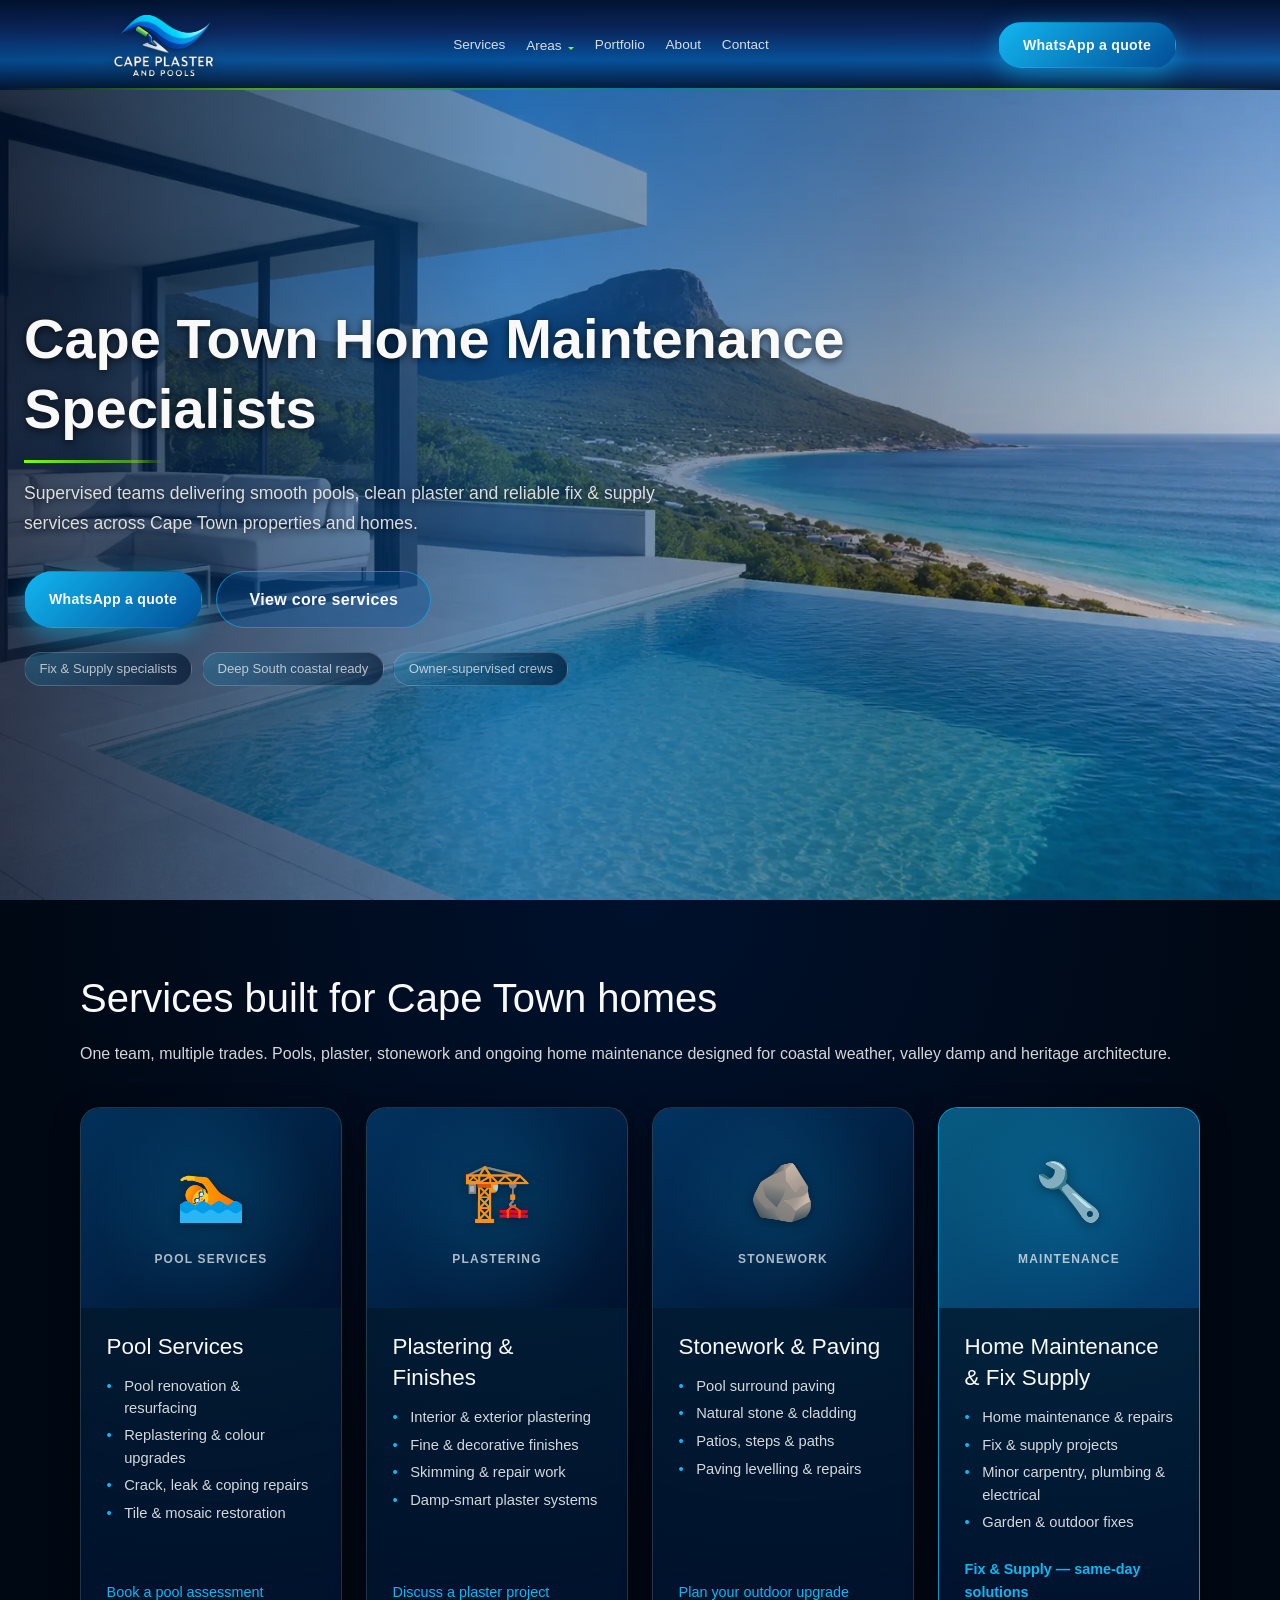
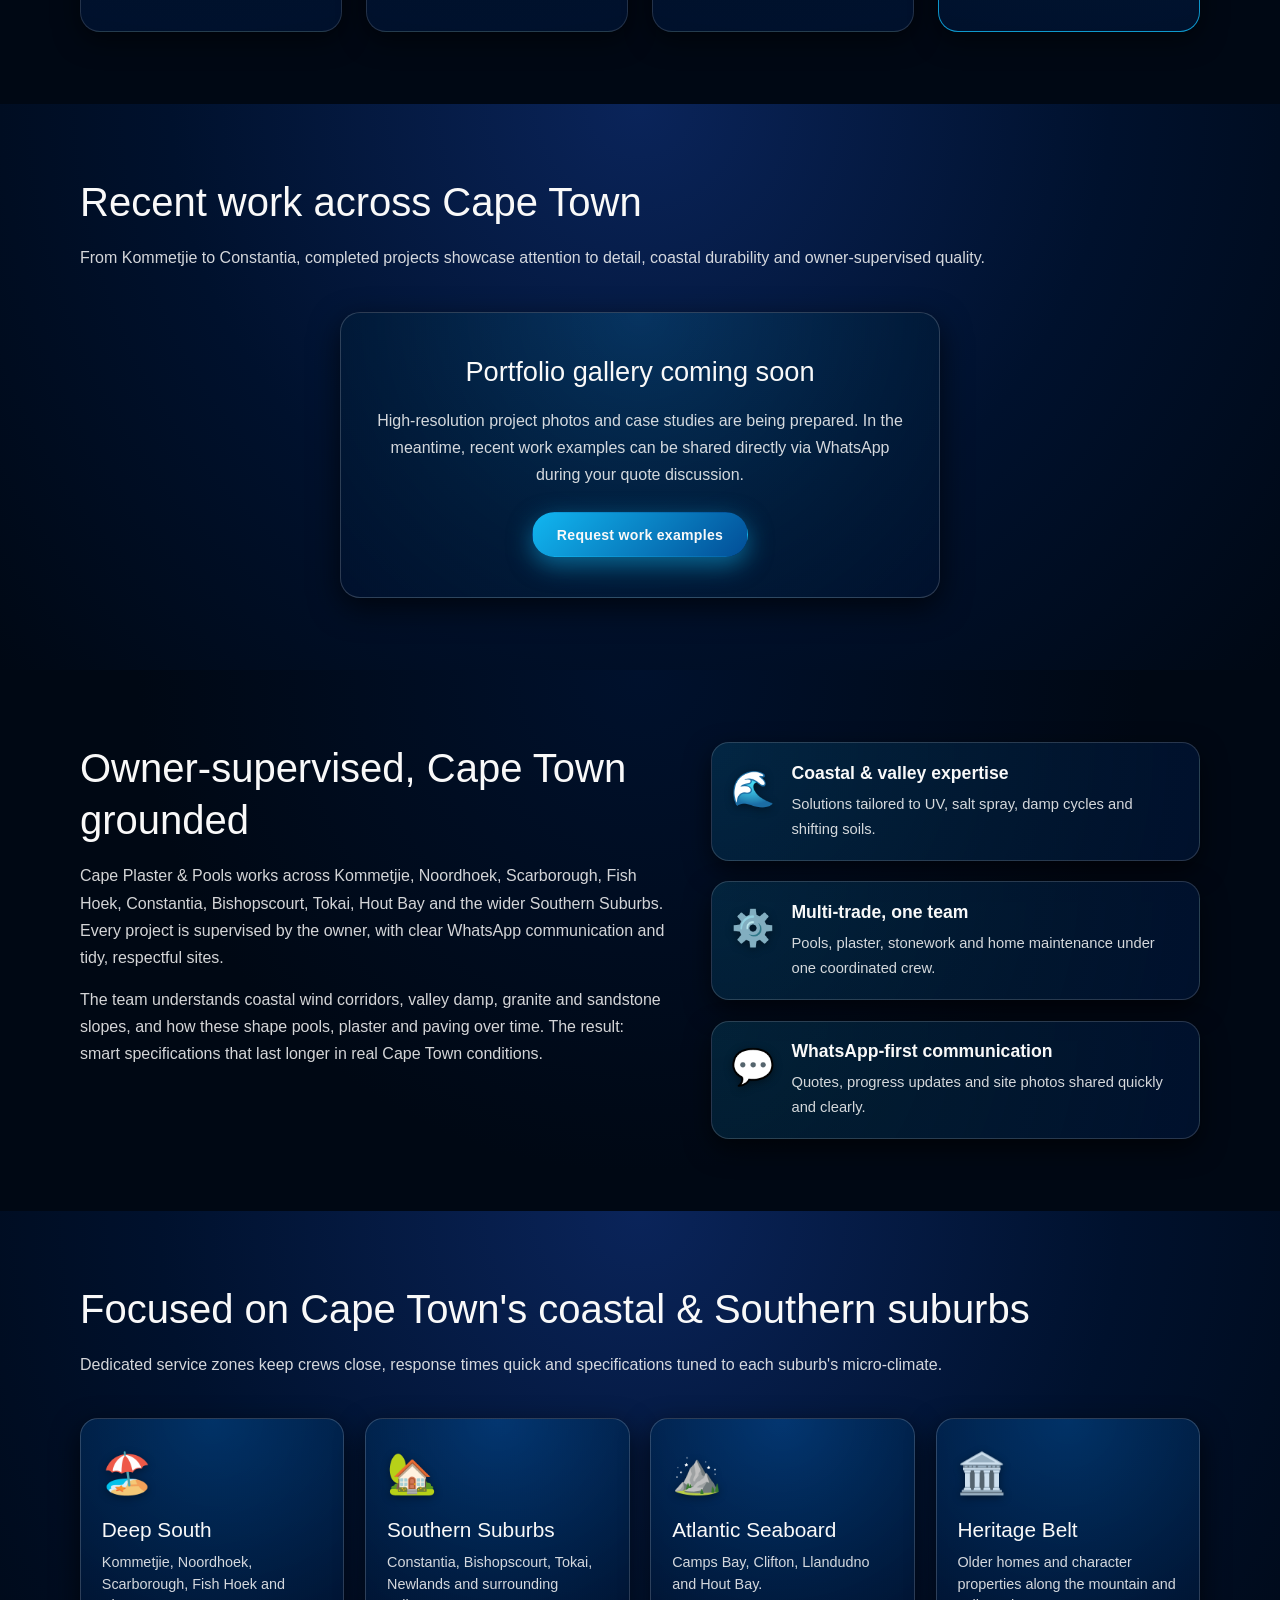
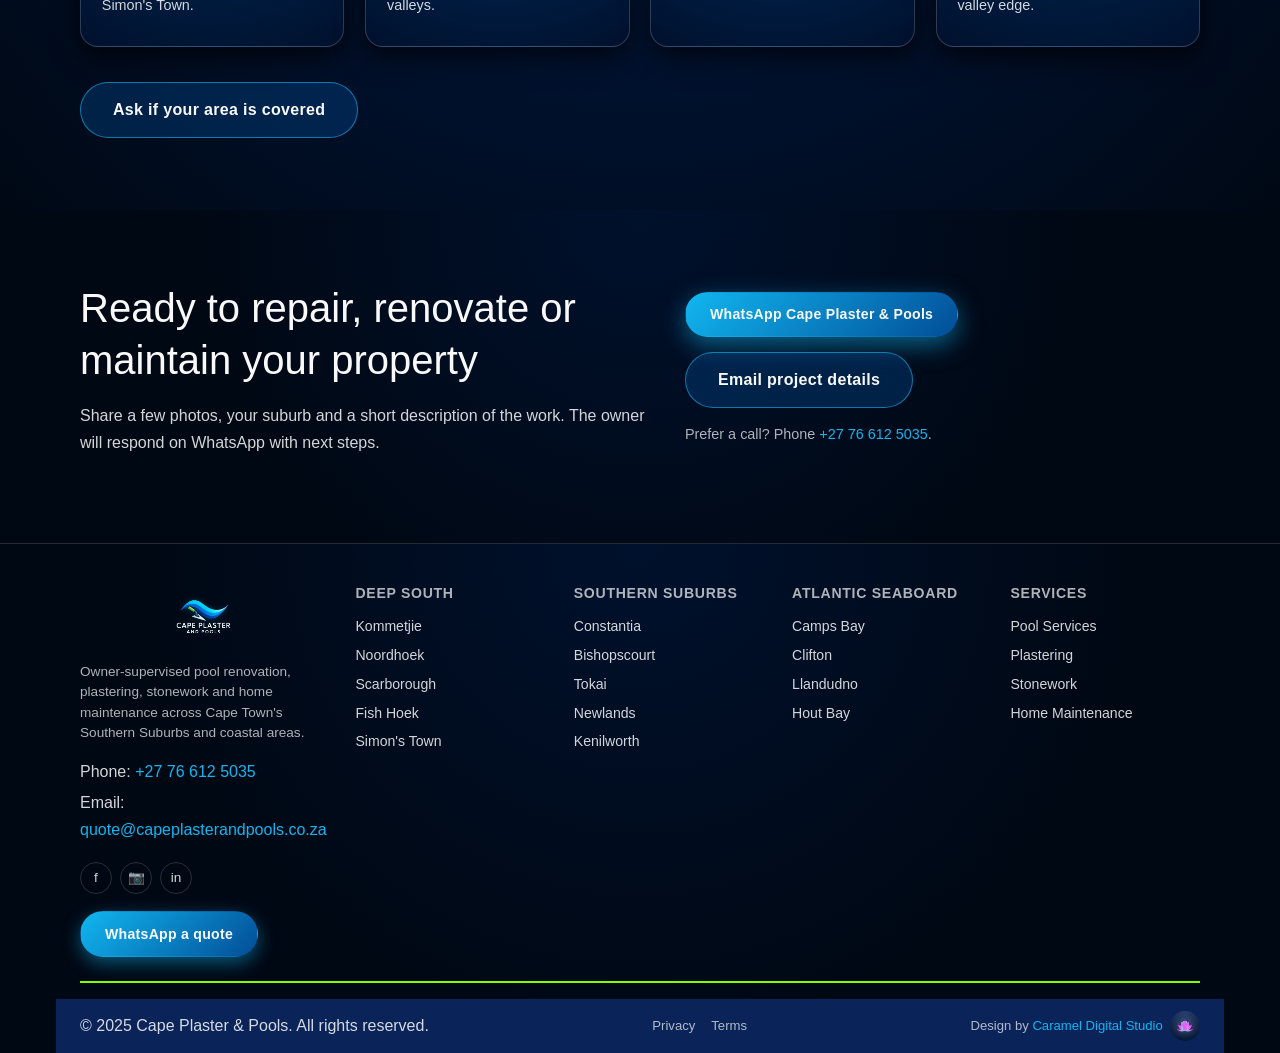
<file: index.html>
<!-- index.html -->
<!--
 * POLICY-GATED FILE
 * Validated against policy and docs before generation.
 * Do not modify outside approved batch tasks.
 * Source: POLICY-GATED-CPP-HANDOFF.md
 * Date: 9 January 2026
 * UPDATE: Complete SEO meta tags added (Jan 11, 2026)
-->
<!DOCTYPE html>
<html lang="en">
<head>
    <meta charset="UTF-8" />
    <meta name="viewport" content="width=device-width, initial-scale=1" />
    
    <!-- Primary Meta Tags -->
    <title>Cape Plaster & Pools | Pool Renovation, Plastering & Home Maintenance Cape Town</title>
    <meta name="title" content="Cape Plaster & Pools | Pool Renovation, Plastering & Home Maintenance Cape Town" />
    <meta name="description" content="Owner-supervised pool renovation, plastering, stonework and home maintenance across Cape Town's Southern Suburbs, Deep South, Atlantic Seaboard and Heritage Belt. WhatsApp for a quote." />
    <meta name="keywords" content="pool renovation Cape Town, pool plastering, home maintenance Cape Town, stonework, waterproofing, Kommetjie, Noordhoek, Constantia, Fish Hoek, Southern Suburbs" />
    <meta name="author" content="Cape Plaster & Pools" />
    <meta name="robots" content="index, follow" />
    
    <!-- Canonical URL -->
    <link rel="canonical" href="https://www.capeplasterandpools.co.za/" />
    
    <!-- Open Graph / Facebook / WhatsApp -->
    <meta property="og:type" content="website" />
    <meta property="og:url" content="https://www.capeplasterandpools.co.za/" />
    <meta property="og:site_name" content="Cape Plaster & Pools" />
    <meta property="og:title" content="Cape Plaster & Pools | Pool Renovation & Home Maintenance Cape Town" />
    <meta property="og:description" content="Owner-supervised pool renovation, plastering, stonework and home maintenance across Cape Town. Expert teams serving Southern Suburbs, Deep South & Atlantic Seaboard." />
    <meta property="og:image" content="https://www.capeplasterandpools.co.za/assets/hero.webp" />
    <meta property="og:image:width" content="1200" />
    <meta property="og:image:height" content="630" />
    <meta property="og:image:alt" content="Cape Plaster & Pools - Pool renovation and home maintenance specialists in Cape Town" />
    <meta property="og:locale" content="en_ZA" />
    
    <!-- Twitter Card -->
    <meta name="twitter:card" content="summary_large_image" />
    <meta name="twitter:url" content="https://www.capeplasterandpools.co.za/" />
    <meta name="twitter:title" content="Cape Plaster & Pools | Pool Renovation & Home Maintenance Cape Town" />
    <meta name="twitter:description" content="Owner-supervised pool renovation, plastering, stonework and home maintenance across Cape Town. Expert teams serving Southern Suburbs, Deep South & Atlantic Seaboard." />
    <meta name="twitter:image" content="https://www.capeplasterandpools.co.za/assets/hero.webp" />
    <meta name="twitter:image:alt" content="Cape Plaster & Pools - Pool renovation specialists Cape Town" />
    
    <!-- Geo Location -->
    <meta name="geo.region" content="ZA-WC" />
    <meta name="geo.placename" content="Cape Town" />
    <meta name="geo.position" content="-34.0522;18.4235" />
    <meta name="ICBM" content="-34.0522, 18.4235" />
    
    <!-- Favicon -->
    <link rel="icon" type="image/svg+xml" href="./assets/cpp-logo.svg" />
    <link rel="apple-touch-icon" href="./assets/cpp-logo-on-blue-master.jpg" />
    
    <!-- Stylesheet -->
    <link rel="stylesheet" href="./styles.css" />
    
    <!-- Structured Data (Schema.org JSON-LD) -->
    <script type="application/ld+json">
    {
      "@context": "https://schema.org",
      "@type": "LocalBusiness",
      "@id": "https://www.capeplasterandpools.co.za",
      "name": "Cape Plaster & Pools",
      "image": "https://www.capeplasterandpools.co.za/assets/hero.webp",
      "logo": "https://www.capeplasterandpools.co.za/assets/cpp-logo.svg",
      "url": "https://www.capeplasterandpools.co.za",
      "telephone": "+27766125035",
      "email": "quote@capeplasterandpools.co.za",
      "priceRange": "$$",
      "address": {
        "@type": "PostalAddress",
        "addressLocality": "Cape Town",
        "addressRegion": "Western Cape",
        "addressCountry": "ZA"
      },
      "geo": {
        "@type": "GeoCoordinates",
        "latitude": -34.0522,
        "longitude": 18.4235
      },
      "areaServed": [
        {
          "@type": "City",
          "name": "Cape Town",
          "containsPlace": [
            {"@type": "Place", "name": "Kommetjie"},
            {"@type": "Place", "name": "Noordhoek"},
            {"@type": "Place", "name": "Scarborough"},
            {"@type": "Place", "name": "Fish Hoek"},
            {"@type": "Place", "name": "Simon's Town"},
            {"@type": "Place", "name": "Constantia"},
            {"@type": "Place", "name": "Bishopscourt"},
            {"@type": "Place", "name": "Tokai"},
            {"@type": "Place", "name": "Newlands"},
            {"@type": "Place", "name": "Camps Bay"},
            {"@type": "Place", "name": "Clifton"},
            {"@type": "Place", "name": "Llandudno"},
            {"@type": "Place", "name": "Hout Bay"}
          ]
        }
      ],
      "description": "Owner-supervised pool renovation, plastering, stonework, waterproofing and home maintenance across Cape Town's Southern Suburbs, Deep South, Atlantic Seaboard and Heritage Belt.",
      "openingHours": "Mo-Fr 07:00-17:00, Sa 08:00-13:00",
      "hasOfferCatalog": {
        "@type": "OfferCatalog",
        "name": "Pool & Home Maintenance Services",
        "itemListElement": [
          {
            "@type": "Offer",
            "itemOffered": {
              "@type": "Service",
              "name": "Pool Renovation & Replastering",
              "description": "Pool renovation, resurfacing, replastering, crack repairs, leak detection and coping repairs."
            }
          },
          {
            "@type": "Offer",
            "itemOffered": {
              "@type": "Service",
              "name": "Interior & Exterior Plastering",
              "description": "Professional plastering, fine finishes, skimming, repair work and damp-smart plaster systems."
            }
          },
          {
            "@type": "Offer",
            "itemOffered": {
              "@type": "Service",
              "name": "Stonework & Paving",
              "description": "Pool surround paving, natural stone cladding, patios, steps, paths and paving repairs."
            }
          },
          {
            "@type": "Offer",
            "itemOffered": {
              "@type": "Service",
              "name": "Home Maintenance & Fix Supply",
              "description": "General home maintenance, repairs, fix & supply projects, minor carpentry, plumbing and electrical work."
            }
          }
        ]
      },
      "sameAs": [
        "https://www.facebook.com/capeplasterandpools",
        "https://www.instagram.com/capeplasterandpools"
      ]
    }
    </script>
    
    <script defer src="./partials/include.js"></script>
</head>
<body>
    <div id="site-header"></div>

    <main>
        <!-- Full-Page Hero with Background -->
        <section class="hero">
            <div class="hero-content">
                <h1>Cape Town Home Maintenance Specialists</h1>
                <p class="hero-lead">
                    Supervised teams delivering smooth pools, clean plaster and reliable fix &amp; supply services across Cape Town properties and homes.
                </p>
                <div class="hero-ctas">
                    <a href="#contact" class="button cta-primary">
                        <span class="button-text">WhatsApp a quote</span>
                    </a>
                    <a href="#services" class="button cta-secondary">
                        <span class="button-text">View core services</span>
                    </a>
                </div>
                <div class="hero-badges">
                    <span class="badge">Fix &amp; Supply specialists</span>
                    <span class="badge">Deep South coastal ready</span>
                    <span class="badge">Owner-supervised crews</span>
                </div>
            </div>
        </section>

        <!-- Services Overview -->
        <section id="services" class="section section-services">
            <header class="section-header">
                <h2>Services built for Cape Town homes</h2>
                <p>
                    One team, multiple trades. Pools, plaster, stonework and ongoing home maintenance designed for coastal weather, valley damp and heritage architecture.
                </p>
            </header>

            <div class="services-grid">
                <!-- Pool Services -->
                <article class="service-card">
                    <div class="service-image-placeholder">
                        <span class="service-icon">🏊</span>
                        <span class="service-image-label">Pool Services</span>
                    </div>
                    <div class="service-content">
                        <h3>Pool Services</h3>
                        <ul class="service-list">
                            <li>Pool renovation &amp; resurfacing</li>
                            <li>Replastering &amp; colour upgrades</li>
                            <li>Crack, leak &amp; coping repairs</li>
                            <li>Tile &amp; mosaic restoration</li>
                        </ul>
                        <a href="#contact" class="service-link">Book a pool assessment</a>
                    </div>
                </article>

                <!-- Plastering & Finishes -->
                <article class="service-card">
                    <div class="service-image-placeholder">
                        <span class="service-icon">🏗️</span>
                        <span class="service-image-label">Plastering</span>
                    </div>
                    <div class="service-content">
                        <h3>Plastering &amp; Finishes</h3>
                        <ul class="service-list">
                            <li>Interior &amp; exterior plastering</li>
                            <li>Fine &amp; decorative finishes</li>
                            <li>Skimming &amp; repair work</li>
                            <li>Damp-smart plaster systems</li>
                        </ul>
                        <a href="#contact" class="service-link">Discuss a plaster project</a>
                    </div>
                </article>

                <!-- Stonework & Paving -->
                <article class="service-card">
                    <div class="service-image-placeholder">
                        <span class="service-icon">🪨</span>
                        <span class="service-image-label">Stonework</span>
                    </div>
                    <div class="service-content">
                        <h3>Stonework &amp; Paving</h3>
                        <ul class="service-list">
                            <li>Pool surround paving</li>
                            <li>Natural stone &amp; cladding</li>
                            <li>Patios, steps &amp; paths</li>
                            <li>Paving levelling &amp; repairs</li>
                        </ul>
                        <a href="#contact" class="service-link">Plan your outdoor upgrade</a>
                    </div>
                </article>

                <!-- Home Maintenance & Fix Supply -->
                <article class="service-card service-primary">
                    <div class="service-image-placeholder service-image-primary">
                        <span class="service-icon">🔧</span>
                        <span class="service-image-label">Maintenance</span>
                    </div>
                    <div class="service-content">
                        <h3>Home Maintenance &amp; Fix Supply</h3>
                        <ul class="service-list">
                            <li>Home maintenance &amp; repairs</li>
                            <li>Fix &amp; supply projects</li>
                            <li>Minor carpentry, plumbing &amp; electrical</li>
                            <li>Garden &amp; outdoor fixes</li>
                        </ul>
                        <a href="#contact" class="service-link service-link-primary">Fix &amp; Supply — same-day solutions</a>
                    </div>
                </article>
            </div>
        </section>

        <!-- Portfolio Section -->
        <section id="portfolio" class="section section-portfolio">
            <header class="section-header">
                <h2>Recent work across Cape Town</h2>
                <p>
                    From Kommetjie to Constantia, completed projects showcase attention to detail, coastal durability and owner-supervised quality.
                </p>
            </header>
            <div class="portfolio-notice">
                <div class="portfolio-notice-content">
                    <h3>Portfolio gallery coming soon</h3>
                    <p>
                        High-resolution project photos and case studies are being prepared. In the meantime, recent work examples can be shared directly via WhatsApp during your quote discussion.
                    </p>
                    <a href="#contact" class="button cta-primary">
                        <span class="button-text">Request work examples</span>
                    </a>
                </div>
            </div>
        </section>

        <!-- About Preview -->
        <section id="about" class="section section-about">
            <div class="about-inner">
                <div class="about-copy">
                    <h2>Owner-supervised, Cape Town grounded</h2>
                    <p>
                        Cape Plaster &amp; Pools works across Kommetjie, Noordhoek, Scarborough, Fish Hoek, Constantia, Bishopscourt, Tokai, Hout Bay and the wider Southern Suburbs.
                        Every project is supervised by the owner, with clear WhatsApp communication and tidy, respectful sites.
                    </p>
                    <p>
                        The team understands coastal wind corridors, valley damp, granite and sandstone slopes, and how these shape pools, plaster and paving over time.
                        The result: smart specifications that last longer in real Cape Town conditions.
                    </p>
                </div>
                <div class="about-points">
                    <div class="about-point">
                        <span class="about-icon">🌊</span>
                        <div>
                            <h4>Coastal &amp; valley expertise</h4>
                            <p>Solutions tailored to UV, salt spray, damp cycles and shifting soils.</p>
                        </div>
                    </div>
                    <div class="about-point">
                        <span class="about-icon">⚙️</span>
                        <div>
                            <h4>Multi-trade, one team</h4>
                            <p>Pools, plaster, stonework and home maintenance under one coordinated crew.</p>
                        </div>
                    </div>
                    <div class="about-point">
                        <span class="about-icon">💬</span>
                        <div>
                            <h4>WhatsApp-first communication</h4>
                            <p>Quotes, progress updates and site photos shared quickly and clearly.</p>
                        </div>
                    </div>
                </div>
            </div>
        </section>

        <!-- Areas Preview -->
        <section id="areas" class="section section-areas">
            <header class="section-header">
                <h2>Focused on Cape Town's coastal &amp; Southern suburbs</h2>
                <p>
                    Dedicated service zones keep crews close, response times quick and specifications tuned to each suburb's micro-climate.
                </p>
            </header>
            <div class="areas-grid">
                <article class="area-card">
                    <span class="area-icon">🏖️</span>
                    <h3>Deep South</h3>
                    <p>Kommetjie, Noordhoek, Scarborough, Fish Hoek and Simon's Town.</p>
                </article>
                <article class="area-card">
                    <span class="area-icon">🏡</span>
                    <h3>Southern Suburbs</h3>
                    <p>Constantia, Bishopscourt, Tokai, Newlands and surrounding valleys.</p>
                </article>
                <article class="area-card">
                    <span class="area-icon">⛰️</span>
                    <h3>Atlantic Seaboard</h3>
                    <p>Camps Bay, Clifton, Llandudno and Hout Bay.</p>
                </article>
                <article class="area-card">
                    <span class="area-icon">🏛️</span>
                    <h3>Heritage Belt</h3>
                    <p>Older homes and character properties along the mountain and valley edge.</p>
                </article>
            </div>
            <div class="areas-cta">
                <a href="#contact" class="button cta-secondary">
                    <span class="button-text">Ask if your area is covered</span>
                </a>
            </div>
        </section>

        <!-- Contact / Quote CTA -->
        <section id="contact" class="section section-contact">
            <div class="contact-inner">
                <div class="contact-copy">
                    <h2>Ready to repair, renovate or maintain your property</h2>
                    <p>
                        Share a few photos, your suburb and a short description of the work.
                        The owner will respond on WhatsApp with next steps.
                    </p>
                </div>
                <div class="contact-actions">
                    <a href="https://wa.me/27766125035?text=Hi%2C%20I%27d%20like%20a%20quote" class="button cta-primary" target="_blank" rel="noopener">
                        <span class="button-text">WhatsApp Cape Plaster &amp; Pools</span>
                    </a>
                    <a href="mailto:quote@capeplasterandpools.co.za" class="button cta-secondary">
                        <span class="button-text">Email project details</span>
                    </a>
                    <p class="contact-note">
                        Prefer a call? Phone <a href="tel:+27766125035">+27 76 612 5035</a>.
                    </p>
                </div>
            </div>
        </section>
    </main>

    <div id="site-footer"></div>
</body>
</html>
</file>
<file: styles.css>
/* styles.css */
/*
 * POLICY-GATED FILE
 * Validated against policy and docs before generation.
 * Do not modify outside approved batch tasks.
 * Source: POLICY-GATED-CPP-HANDOFF.md
 * Date: 9 January 2026
 * UPDATE: Footer tightened (Jan 11, 2026)
 */

/* Root tokens */
:root {
    /* Official CPP Colors - DO NOT DEVIATE */
    --deep-dark-blue: #00112d;
    --dark-blue: #0a245a;
    --vivid-azure: #024e97;
    --bright-blue: #11b6f0;
    --light-grey: #f9f9f9;
    
    /* LIME GREEN ACCENT */
    --lime-green: #7FFF00;

    /* Text Colors */
    --text-primary: #f9f9f9;
    --text-secondary: rgba(249, 249, 249, 0.85);
    --text-dim: rgba(249, 249, 249, 0.7);

    /* Other tokens */
    --header-height: 90px;
    --container-width: 1120px;
    --radius-soft: 14px;
    --radius-pill: 999px;
    --shadow-soft: 0 18px 40px rgba(0, 0, 0, 0.45);
    --transition-fast: 0.22s ease-out;
    --transition-med: 0.4s ease-out;
}

/* Global reset */
*,
*::before,
*::after {
    box-sizing: border-box;
}

html,
body {
    margin: 0;
    padding: 0;
}

body {
    font-family: -apple-system, BlinkMacSystemFont, "Segoe UI", Roboto, Oxygen, Ubuntu, Cantarell, sans-serif;
    font-weight: 400;
    font-size: 1rem;
    line-height: 1.6;
    color: var(--text-primary);
    background: radial-gradient(circle at top left, #024e97 0%, #00112d 50%, #000814 100%);
    min-height: 100vh;
    text-rendering: optimizeLegibility;
}

/* Typography (locked weights & sizes) */
h1 {
    font-weight: 700;
    font-size: 3.5rem;
    line-height: 1.25;
    margin: 0 0 1rem;
    color: var(--text-primary);
    text-shadow: 0 2px 8px rgba(0, 0, 0, 0.7);
}

h2 {
    font-weight: 500;
    font-size: 2.5rem;
    line-height: 1.3;
    margin: 0 0 1rem;
    color: var(--text-primary);
}

h3 {
    font-weight: 500;
    font-size: 1.7rem;
    line-height: 1.4;
    margin: 0 0 0.75rem;
    color: var(--text-primary);
}

h4 {
    font-weight: 600;
    font-size: 1.3rem;
    line-height: 1.4;
    margin: 0 0 0.5rem;
    color: var(--text-primary);
}

p {
    font-weight: 400;
    font-size: 1rem;
    line-height: 1.7;
    margin: 0 0 0.9rem;
    color: var(--text-secondary);
}

/* Layout helpers */
main {
    padding-top: 0;
}

.section {
    padding: 4.5rem 1.5rem;
}

.section:nth-of-type(odd) {
    background: radial-gradient(circle at top, #0a245a 0%, #00112d 55%, #000814 100%);
}

.section:nth-of-type(even) {
    background: radial-gradient(circle at top, #00112d 0%, #000814 60%);
}

.section-header {
    max-width: var(--container-width);
    margin: 0 auto 2.5rem;
    text-align: left;
}

/* Buttons - VIVID BLUE */
.button {
    display: inline-flex;
    align-items: center;
    justify-content: center;
    padding: 0.9rem 2rem;
    border-radius: var(--radius-pill);
    border: 1px solid transparent;
    text-decoration: none;
    cursor: pointer;
    position: relative;
    overflow: hidden;
    transition: transform var(--transition-fast), box-shadow var(--transition-fast), background var(--transition-fast), border-color var(--transition-fast);
}

.button-text {
    font-weight: 600;
    font-size: 1rem;
    letter-spacing: 0.02em;
    color: var(--text-primary);
}

.cta-primary {
    background: linear-gradient(135deg, #11b6f0, #024e97);
    box-shadow: 0 8px 24px rgba(17, 182, 240, 0.5);
}

.cta-primary::after {
    content: "";
    position: absolute;
    inset: 0;
    background: radial-gradient(circle at top left, rgba(255, 255, 255, 0.25), transparent 55%);
    opacity: 0;
    transition: opacity var(--transition-med);
}

.cta-primary:hover::after {
    opacity: 1;
}

.cta-primary:hover {
    transform: translateY(-1px) scale(1.02);
    box-shadow: 0 12px 32px rgba(17, 182, 240, 0.65);
}

/* DARKER SECONDARY BUTTON - deeper blue tone */
.cta-secondary {
    background: rgba(2, 78, 151, 0.35);
    border-color: rgba(17, 182, 240, 0.6);
    color: var(--text-primary);
}

.cta-secondary .button-text {
    color: var(--text-primary);
}

.cta-secondary:hover {
    background: rgba(2, 78, 151, 0.55);
    border-color: var(--bright-blue);
    box-shadow: 0 14px 32px rgba(0, 0, 0, 0.6);
}

/* Link button */
.link-button {
    background: transparent;
    border-color: rgba(249, 249, 249, 0.22);
}

.link-button .button-text {
    color: var(--text-secondary);
}

.link-button:hover {
    background: rgba(2, 78, 151, 0.3);
    border-color: rgba(249, 249, 249, 0.4);
}

/* WhatsApp button - SMALLER */
.cta-primary:has(.button-text:only-child) {
    padding: 0.65rem 1.5rem;
}

.cta-primary .button-text {
    font-size: 0.88rem;
}

/* FULL-PAGE HERO - DEEPER BLUE OVERLAY */
.hero {
    position: relative;
    min-height: 100vh;
    display: flex;
    align-items: center;
    justify-content: flex-start;
    padding: calc(var(--header-height) + 2rem) 1.5rem 2rem;
    background-image: url('./assets/hero.webp');
    background-size: cover;
    background-position: center;
    background-repeat: no-repeat;
}

/* DEEPER overlay - richer blue tone, less bright */
.hero::before {
    content: "";
    position: absolute;
    inset: 0;
    background: linear-gradient(
        to right,
        rgba(0, 17, 45, 0.78) 0%,
        rgba(2, 78, 151, 0.58) 40%,
        rgba(0, 17, 45, 0.38) 70%,
        rgba(0, 17, 45, 0.15) 100%
    );
    z-index: 1;
}

.hero-content {
    position: relative;
    z-index: 2;
    max-width: 1000px;
    text-align: left;
}

/* LONGER LIME GREEN ACCENT LINE in hero */
.hero h1::after {
    content: "";
    display: block;
    width: 140px;
    height: 3px;
    background: linear-gradient(90deg, var(--lime-green) 0%, rgba(127, 255, 0, 0.4) 85%, transparent 100%);
    margin-top: 16px;
    animation: slideInLeft 0.6s ease;
}

@keyframes slideInLeft {
    from { width: 0; opacity: 0; }
    to { width: 140px; opacity: 1; }
}

.hero-lead {
    max-width: 650px;
    margin: 0 0 2rem;
    font-size: 1.1rem;
    text-shadow: 0 2px 6px rgba(0, 0, 0, 0.6);
}

.hero-ctas {
    display: flex;
    flex-wrap: wrap;
    gap: 0.9rem;
    margin: 0 0 1.5rem;
    justify-content: flex-start;
}

.hero-badges {
    display: flex;
    flex-wrap: wrap;
    gap: 0.6rem;
    justify-content: flex-start;
}

.badge {
    padding: 0.35rem 0.9rem;
    border-radius: var(--radius-pill);
    border: 1px solid rgba(249, 249, 249, 0.18);
    background: radial-gradient(circle at top left, rgba(17, 182, 240, 0.2), rgba(0, 17, 45, 0.65));
    font-size: 0.82rem;
    color: var(--text-dim);
}

/* Services - WITH IMAGE PLACEHOLDERS */
.section-services .services-grid {
    max-width: var(--container-width);
    margin: 0 auto;
    display: flex;
    flex-wrap: wrap;
    gap: 1.5rem;
    justify-content: space-between;
}

.service-card {
    background: radial-gradient(circle at top, rgba(17, 182, 240, 0.14), rgba(0, 17, 45, 0.98));
    border-radius: 20px;
    padding: 0;
    flex: 1 1 23%;
    min-width: 230px;
    border: 1px solid rgba(249, 249, 249, 0.14);
    box-shadow: 0 8px 26px rgba(0, 0, 0, 0.55);
    position: relative;
    overflow: hidden;
    transition: transform var(--transition-fast), box-shadow var(--transition-fast), border-color var(--transition-fast), background var(--transition-med);
    display: flex;
    flex-direction: column;
}

.service-card::after {
    content: "";
    position: absolute;
    inset: 0;
    background: radial-gradient(circle at top left, rgba(17, 182, 240, 0.25), transparent 60%);
    opacity: 0;
    transition: opacity var(--transition-fast);
    pointer-events: none;
}

.service-card:hover {
    transform: translateY(-6px);
    box-shadow: 0 18px 40px rgba(0, 0, 0, 0.75);
    border-color: rgba(17, 182, 240, 0.5);
}

.service-card:hover::after {
    opacity: 1;
}

.service-primary {
    background: radial-gradient(circle at top, rgba(17, 182, 240, 0.22), rgba(0, 17, 45, 0.98));
    border-color: rgba(17, 182, 240, 0.8);
}

/* Image placeholder area */
.service-image-placeholder {
    height: 200px;
    background: linear-gradient(135deg, rgba(2, 78, 151, 0.4), rgba(0, 17, 45, 0.8));
    border-radius: 20px 20px 0 0;
    display: flex;
    flex-direction: column;
    align-items: center;
    justify-content: center;
    gap: 0.8rem;
    position: relative;
    overflow: hidden;
}

.service-image-placeholder::before {
    content: "";
    position: absolute;
    inset: 0;
    background: radial-gradient(circle at center, rgba(17, 182, 240, 0.15), transparent 70%);
}

.service-image-primary {
    background: linear-gradient(135deg, rgba(17, 182, 240, 0.35), rgba(2, 78, 151, 0.5));
}

.service-icon {
    font-size: 3.5rem;
    filter: drop-shadow(0 2px 6px rgba(0, 0, 0, 0.4));
    position: relative;
    z-index: 1;
}

.service-image-label {
    font-size: 0.75rem;
    font-weight: 600;
    letter-spacing: 0.1em;
    text-transform: uppercase;
    color: var(--text-dim);
    position: relative;
    z-index: 1;
}

/* Service content area */
.service-content {
    padding: 1.4rem 1.6rem 1.6rem;
    display: flex;
    flex-direction: column;
    flex: 1;
}

.service-content h3 {
    font-size: 1.4rem;
    margin-bottom: 0.8rem;
}

.service-list {
    list-style: none;
    padding: 0;
    margin: 0 0 1.2rem;
    flex: 1;
}

.service-list li {
    position: relative;
    padding-left: 1.1rem;
    margin-bottom: 0.35rem;
    font-size: 0.92rem;
    color: var(--text-secondary);
    line-height: 1.5;
}

.service-list li::before {
    content: "•";
    position: absolute;
    left: 0;
    color: var(--bright-blue);
}

.service-link {
    font-size: 0.9rem;
    text-decoration: none;
    color: var(--bright-blue);
    position: relative;
    padding-bottom: 0.1rem;
    margin-top: auto;
}

.service-link::after {
    content: "";
    position: absolute;
    left: 0;
    bottom: 0;
    width: 0;
    height: 1px;
    background: linear-gradient(90deg, var(--bright-blue), transparent);
    transition: width var(--transition-fast);
}

.service-link:hover::after {
    width: 100%;
}

.service-link-primary {
    font-weight: 600;
}

/* Portfolio */
.section-portfolio .portfolio-notice {
    max-width: var(--container-width);
    margin: 0 auto;
    display: flex;
    justify-content: center;
}

.portfolio-notice-content {
    background: radial-gradient(circle at top, rgba(17, 182, 240, 0.16), rgba(0, 17, 45, 0.98));
    border-radius: 20px;
    padding: 2.5rem 2rem;
    max-width: 600px;
    text-align: center;
    border: 1px solid rgba(249, 249, 249, 0.18);
    box-shadow: 0 10px 30px rgba(0, 0, 0, 0.65);
}

.portfolio-notice-content h3 {
    margin-bottom: 1rem;
}

.portfolio-notice-content p {
    margin-bottom: 1.5rem;
}

/* About - WITH ICONS */
.section-about .about-inner {
    max-width: var(--container-width);
    margin: 0 auto;
    display: grid;
    grid-template-columns: minmax(0, 1.2fr) minmax(0, 1fr);
    gap: 2.8rem;
    align-items: start;
}

.about-points {
    display: grid;
    gap: 1.3rem;
}

.about-point {
    background: radial-gradient(circle at top left, rgba(17, 182, 240, 0.14), rgba(0, 17, 45, 0.98));
    border-radius: 18px;
    padding: 1.1rem 1.2rem;
    border: 1px solid rgba(249, 249, 249, 0.16);
    box-shadow: 0 10px 26px rgba(0, 0, 0, 0.6);
    display: flex;
    gap: 1rem;
    align-items: start;
}

.about-icon {
    font-size: 2.2rem;
    filter: drop-shadow(0 2px 4px rgba(0, 0, 0, 0.4));
    flex-shrink: 0;
}

.about-point h4 {
    font-size: 1.1rem;
    margin-bottom: 0.4rem;
}

.about-point p {
    font-size: 0.92rem;
    margin: 0;
}

/* Areas - WITH ICONS */
.section-areas .areas-grid {
    max-width: var(--container-width);
    margin: 0 auto 2.2rem;
    display: grid;
    grid-template-columns: repeat(4, minmax(0, 1fr));
    gap: 1.3rem;
}

.area-card {
    background: radial-gradient(circle at top, rgba(2, 78, 151, 0.55), rgba(0, 17, 45, 0.98));
    border-radius: 18px;
    padding: 1.4rem 1.3rem;
    border: 1px solid rgba(249, 249, 249, 0.18);
    box-shadow: 0 10px 28px rgba(0, 0, 0, 0.7);
}

.area-icon {
    font-size: 2.5rem;
    display: block;
    margin-bottom: 0.6rem;
    filter: drop-shadow(0 2px 4px rgba(0, 0, 0, 0.4));
}

.area-card h3 {
    font-size: 1.3rem;
    margin-bottom: 0.5rem;
}

.area-card p {
    font-size: 0.9rem;
    margin-bottom: 0.4rem;
    line-height: 1.5;
}

.areas-cta {
    text-align: left;
    max-width: var(--container-width);
    margin: 0 auto;
}

/* Contact */
.section-contact .contact-inner {
    max-width: var(--container-width);
    margin: 0 auto;
    display: grid;
    grid-template-columns: minmax(0, 1.1fr) minmax(0, 1fr);
    gap: 2.4rem;
    align-items: center;
}

.contact-actions {
    display: flex;
    flex-direction: column;
    align-items: flex-start;
    gap: 0.9rem;
}

.contact-note {
    font-size: 0.9rem;
    color: var(--text-dim);
}

.contact-note a {
    color: var(--bright-blue);
    text-decoration: none;
}

/* Header - DEEPER GRADIENT AT BOTTOM */
.site-header {
    position: fixed;
    inset: 0 0 auto 0;
    height: var(--header-height);
    display: flex;
    flex-direction: column;
    align-items: center;
    justify-content: center;
    z-index: 20;
    background: linear-gradient(to bottom, rgba(0, 17, 45, 0.98), rgba(10, 36, 90, 0.96), rgba(2, 78, 151, 0.88), rgba(0, 17, 45, 0.92));
    backdrop-filter: blur(24px);
}

.header-inner {
    width: 100%;
    max-width: var(--container-width);
    padding: 0 1.5rem;
    display: flex;
    align-items: center;
    justify-content: space-between;
    gap: 1.5rem;
    position: relative;
    z-index: 2;
}

/* Animated glow stripe - UNDER logo and menu */
.header-glow-stripe {
    position: absolute;
    bottom: 0;
    left: 0;
    width: 100%;
    height: 2px;
    background: linear-gradient(
        90deg,
        transparent 0%,
        var(--lime-green) 20%,
        var(--bright-blue) 50%,
        var(--lime-green) 80%,
        transparent 100%
    );
    opacity: 0.6;
    animation: glowSweep 3s ease-in-out infinite;
}

@keyframes glowSweep {
    0% {
        transform: translateX(-100%);
        opacity: 0.4;
    }
    50% {
        opacity: 0.7;
    }
    100% {
        transform: translateX(100%);
        opacity: 0.4;
    }
}

.header-left {
    display: flex;
    align-items: center;
    gap: 0.75rem;
}

.header-logo-link {
    display: inline-flex;
    align-items: center;
    justify-content: center;
}

/* Logo - CLEAN, NO GLOW */
.header-logo {
    height: 120px;
    width: auto;
    filter: drop-shadow(0 2px 4px rgba(0, 0, 0, 0.3));
    transition: filter var(--transition-fast), transform var(--transition-fast);
}

.header-logo:hover {
    transform: translateY(-2px);
    filter: drop-shadow(0 4px 8px rgba(0, 0, 0, 0.4));
}

/* Nav - VIVID BLUE */
.nav {
    display: flex;
    align-items: center;
    gap: 1.3rem;
}

.nav-link,
.nav-dropdown-toggle {
    background: none;
    border: none;
    padding: 0;
    font: inherit;
    color: var(--text-secondary);
    cursor: pointer;
    position: relative;
    font-weight: 500;
    font-size: 0.85rem;
    text-decoration: none;
    display: inline-flex;
    align-items: baseline;
    gap: 0.25rem;
}

/* Hide any <span> triangles in markup */
.nav-dropdown-toggle > span[aria-hidden] {
    display: none;
}

/* Dropdown triangle - LIME GREEN */
.nav-dropdown-toggle::after {
    content: "";
    width: 0;
    height: 0;
    border-left: 3px solid transparent;
    border-right: 3px solid transparent;
    border-top: 3px solid var(--lime-green);
    margin-left: 0.15rem;
    transition: transform var(--transition-fast);
}

.nav-dropdown.open .nav-dropdown-toggle::after {
    transform: rotate(180deg);
}

.nav-link-active {
    font-weight: 600;
    color: var(--text-primary);
}

/* LIME GREEN UNDERLINE on nav hover */
.nav-link::after {
    content: "";
    position: absolute;
    left: 0;
    bottom: -0.35rem;
    width: 0;
    height: 2px;
    background: var(--lime-green);
    transition: width var(--transition-fast);
}

.nav-link:hover::after {
    width: 100%;
}

.nav-dropdown {
    position: relative;
}

.nav-dropdown-menu {
    position: absolute;
    top: calc(100% + 0.6rem);
    left: 0;
    min-width: 200px;
    background: radial-gradient(circle at top, #0a245a 0%, #00112d 70%);
    border-radius: 12px;
    padding: 0.5rem 0;
    box-shadow: 0 18px 40px rgba(0, 0, 0, 0.9);
    border: 1px solid rgba(249, 249, 249, 0.16);
    opacity: 0;
    pointer-events: none;
    transform: translateY(6px);
    transition: opacity var(--transition-fast), transform var(--transition-fast);
    z-index: 30;
}

.nav-dropdown.open .nav-dropdown-menu {
    opacity: 1;
    pointer-events: auto;
    transform: translateY(0);
}

.nav-dropdown-item {
    display: block;
    padding: 0.45rem 0.9rem;
    font-size: 0.92rem;
    color: var(--text-secondary);
    text-decoration: none;
    white-space: nowrap;
}

.nav-dropdown-item:hover {
    background: rgba(17, 182, 240, 0.16);
    color: var(--text-primary);
}

/* Header CTA */
.header-cta {
    display: flex;
    align-items: center;
    gap: 0.75rem;
}

/* Mobile nav */
.nav-toggle {
    display: none;
    background: none;
    border: none;
    color: var(--text-primary);
    cursor: pointer;
}

.nav-toggle-bar {
    width: 20px;
    height: 2px;
    background: var(--text-primary);
    border-radius: 999px;
    transition: transform var(--transition-fast), opacity var(--transition-fast);
}

.nav-toggle-bars {
    display: flex;
    flex-direction: column;
    gap: 4px;
}

/* Footer - TIGHTENED SPACING */
.site-footer {
    background: radial-gradient(circle at top, #00112d 0%, #000814 60%);
    border-top: 1px solid rgba(249, 249, 249, 0.14);
    padding: 2.5rem 1.5rem 0;
    color: var(--text-secondary);
}

.footer-inner {
    max-width: var(--container-width);
    margin: 0 auto;
}

/* TIGHTER GRID: Contact Hub 1.2fr instead of 1.5fr */
.footer-grid {
    display: grid;
    grid-template-columns: 1.2fr 1fr 1fr 1fr 1fr;
    gap: 1.8rem;
    margin-bottom: 1.5rem;
}

.footer-brand {
    display: flex;
    flex-direction: column;
    gap: 0.5rem;
}

/* Footer logo - SMALLER */
.footer-logo {
    height: 65px;
    width: auto;
    margin-bottom: 0.3rem;
    filter: drop-shadow(0 0 3px rgba(17, 182, 240, 0.2));
}

.footer-byline {
    font-size: 0.85rem;
    color: var(--text-dim);
    line-height: 1.5;
    margin-bottom: 0.4rem;
}

.footer-contact {
    font-size: 0.85rem;
    margin-bottom: 0.4rem;
}

.footer-contact p {
    margin-bottom: 0.25rem;
}

.footer-contact a {
    color: var(--bright-blue);
    text-decoration: none;
}

.footer-social-row {
    display: flex;
    gap: 0.5rem;
    margin-bottom: 0.4rem;
}

/* LIME GREEN GLOW on social icons - SUBTLE */
.footer-social-link {
    width: 32px;
    height: 32px;
    border-radius: var(--radius-pill);
    border: 1px solid rgba(249, 249, 249, 0.16);
    display: inline-flex;
    align-items: center;
    justify-content: center;
    color: var(--text-secondary);
    text-decoration: none;
    font-size: 0.85rem;
    transition: all var(--transition-fast);
}

.footer-social-link:hover {
    color: var(--text-primary);
    background: rgba(127, 255, 0, 0.08);
    border-color: var(--lime-green);
    transform: scale(1.1);
    box-shadow: 0 0 12px rgba(127, 255, 0, 0.3);
}

/* WhatsApp button - COMPACT */
.footer-whatsapp-cta {
    margin-top: 0.2rem;
}

.footer-whatsapp-cta .button {
    padding: 0.45rem 1rem;
    font-size: 0.82rem;
    background: linear-gradient(135deg, #11b6f0, #024e97);
    color: var(--text-primary);
    box-shadow: 0 6px 18px rgba(17, 182, 240, 0.45);
}

.footer-whatsapp-cta .button:hover {
    background: linear-gradient(135deg, #11b6f0, #024e97);
    box-shadow: 0 8px 24px rgba(17, 182, 240, 0.6);
    transform: translateY(-2px);
}

.footer-whatsapp-cta .button-text {
    color: var(--text-primary);
    font-weight: 600;
}

/* Footer area columns */
.footer-areas-column {
    display: flex;
    flex-direction: column;
}

.footer-column-heading {
    font-size: 0.88rem;
    font-weight: 600;
    letter-spacing: 0.05em;
    text-transform: uppercase;
    color: var(--text-dim);
    margin-bottom: 0.6rem;
}

.footer-link-list {
    list-style: none;
    padding: 0;
    margin: 0;
}

.footer-link-list li + li {
    margin-top: 0.2rem;
}

.footer-link {
    font-size: 0.88rem;
    color: var(--text-secondary);
    text-decoration: none;
    position: relative;
    padding-bottom: 0.05rem;
}

.footer-link::after {
    content: "";
    position: absolute;
    left: 0;
    bottom: 0;
    width: 0;
    height: 1px;
    background: linear-gradient(90deg, var(--bright-blue), transparent);
    transition: width var(--transition-fast);
}

.footer-link:hover::after {
    width: 100%;
}

/* LIME GREEN ACCENT LINE */
.footer-accent-line {
    height: 2px;
    background: var(--lime-green);
    width: 100%;
    margin: 0 0 1rem;
}

/* Bottom row - COMPACT */
.footer-bottom {
    background: var(--dark-blue);
    padding: 0.75rem 1.5rem;
    margin: 0 -1.5rem;
}

.footer-bottom-inner {
    max-width: var(--container-width);
    margin: 0 auto;
    display: flex;
    flex-wrap: wrap;
    gap: 0.8rem;
    align-items: center;
    justify-content: space-between;
    font-size: 0.82rem;
    color: var(--text-dim);
}

.footer-bottom-inner > p {
    margin: 0;
}

.footer-legal-links {
    display: flex;
    gap: 1rem;
}

.footer-legal-links a {
    color: var(--text-dim);
    text-decoration: none;
    position: relative;
    padding-bottom: 0.03rem;
}

.footer-legal-links a::after {
    content: "";
    position: absolute;
    left: 0;
    bottom: 0;
    width: 0;
    height: 1px;
    background: linear-gradient(90deg, var(--bright-blue), transparent);
    transition: width var(--transition-fast);
}

.footer-legal-links a:hover::after {
    width: 100%;
}

/* Caramel lotus credit */
.footer-caramel {
    display: flex;
    align-items: center;
    gap: 0.45rem;
}

.footer-caramel-text {
    font-size: 0.82rem;
    color: var(--text-dim);
}

.footer-caramel-text a {
    color: var(--bright-blue);
    text-decoration: none;
}

.lotus-wrap {
    width: 30px;
    height: 30px;
    border-radius: 50%;
    background: radial-gradient(circle at top, rgba(255, 255, 255, 0.12), rgba(0, 17, 45, 0.98));
    display: inline-flex;
    align-items: center;
    justify-content: center;
    position: relative;
    overflow: hidden;
    box-shadow: 0 0 0 0 rgba(17, 182, 240, 0.4);
    transition: box-shadow var(--transition-med), transform var(--transition-med);
}

.lotus-img {
    width: 22px;
    height: 22px;
    object-fit: contain;
    filter: drop-shadow(0 0 4px rgba(255, 255, 255, 0.3));
    transition: transform var(--transition-med), filter var(--transition-med);
}

/* Lotus orbit ring */
.lotus-wrap::before {
    content: "";
    position: absolute;
    inset: -3px;
    border-radius: inherit;
    border: 1px solid rgba(17, 182, 240, 0.65);
    opacity: 0.6;
    animation: lotus-orbit 10s linear infinite;
}

@keyframes lotus-orbit {
    0% {
        transform: rotate(0deg);
        box-shadow: 0 0 0 0 rgba(17, 182, 240, 0.4);
    }
    50% {
        box-shadow: 0 0 12px 2px rgba(17, 182, 240, 0.7);
    }
    100% {
        transform: rotate(360deg);
        box-shadow: 0 0 0 0 rgba(17, 182, 240, 0.4);
    }
}

/* Lotus hover spin + glow */
.lotus-wrap:hover {
    transform: translateY(-1px) scale(1.05);
    box-shadow: 0 0 20px 3px rgba(255, 255, 255, 0.4);
}

.lotus-wrap:hover .lotus-img {
    transform: rotate(10deg) scale(1.08);
    filter: drop-shadow(0 0 8px rgba(255, 255, 255, 0.7));
}

/* Responsive breakpoints */
/* Mobile */
@media (max-width: 767px) {
    h1 {
        font-size: 2.2rem;
    }

    .hero {
        min-height: 85vh;
        padding: calc(var(--header-height) + 1.5rem) 1.5rem 1.5rem;
        justify-content: center;
    }

    .hero-content {
        text-align: center;
    }

    .hero-lead {
        font-size: 1rem;
        margin: 0 auto 2rem;
    }

    .hero-ctas {
        justify-content: center;
    }

    .hero-badges {
        justify-content: center;
    }

    .service-card {
        width: 100%;
        flex: 1 1 100%;
    }

    /* Mobile footer: single column stack */
    .footer-grid {
        grid-template-columns: 1fr;
        gap: 1.8rem;
    }

    .footer-logo {
        height: 55px;
    }

    .section-about .about-inner,
    .section-contact .contact-inner {
        grid-template-columns: 1fr;
    }

    .section-areas .areas-grid {
        grid-template-columns: 1fr;
    }

    .nav {
        position: fixed;
        inset: var(--header-height) 0 auto 0;
        background: radial-gradient(circle at top, #0a245a 0%, #00112d 70%);
        padding: 1rem 1.5rem 1.4rem;
        flex-direction: column;
        align-items: flex-start;
        gap: 1rem;
        transform: translateY(-20px);
        opacity: 0;
        pointer-events: none;
        transition: opacity var(--transition-fast), transform var(--transition-fast);
    }

    .nav.open {
        opacity: 1;
        pointer-events: auto;
        transform: translateY(0);
    }

    .header-cta {
        display: none;
    }

    .nav-toggle {
        display: inline-flex;
        flex-direction: column;
        gap: 4px;
        padding: 0.2rem;
    }

    .footer-bottom-inner {
        flex-direction: column;
        align-items: flex-start;
    }

    .portfolio-notice-content {
        padding: 2rem 1.5rem;
    }

    .header-logo {
        height: 70px;
    }
    
    /* Mobile: reduce glow stripe opacity */
    .header-glow-stripe {
        opacity: 0.4;
    }
}

/* Tablet */
@media (min-width: 768px) and (max-width: 1023px) {
    h1 {
        font-size: 2.8rem;
    }

    .hero {
        min-height: 90vh;
    }

    .service-card {
        width: 48%;
        flex: 1 1 48%;
    }

    /* Footer: Brand full width, then 2x2 grid */
    .footer-grid {
        grid-template-columns: repeat(2, 1fr);
        gap: 1.8rem;
    }

    .footer-brand {
        grid-column: 1 / -1;
    }

    .footer-logo {
        height: 60px;
    }

    .section-areas .areas-grid {
        grid-template-columns: repeat(2, 1fr);
    }

    .header-logo {
        height: 95px;
    }
}

/* Desktop - 5-COLUMN FOOTER */
@media (min-width: 1024px) {
    h1 {
        font-size: 3.5rem;
    }

    .service-card {
        width: 23%;
    }

    /* Footer: 5-column grid */
    .footer-grid {
        grid-template-columns: 1.2fr 1fr 1fr 1fr 1fr !important;
    }
}
</file>
